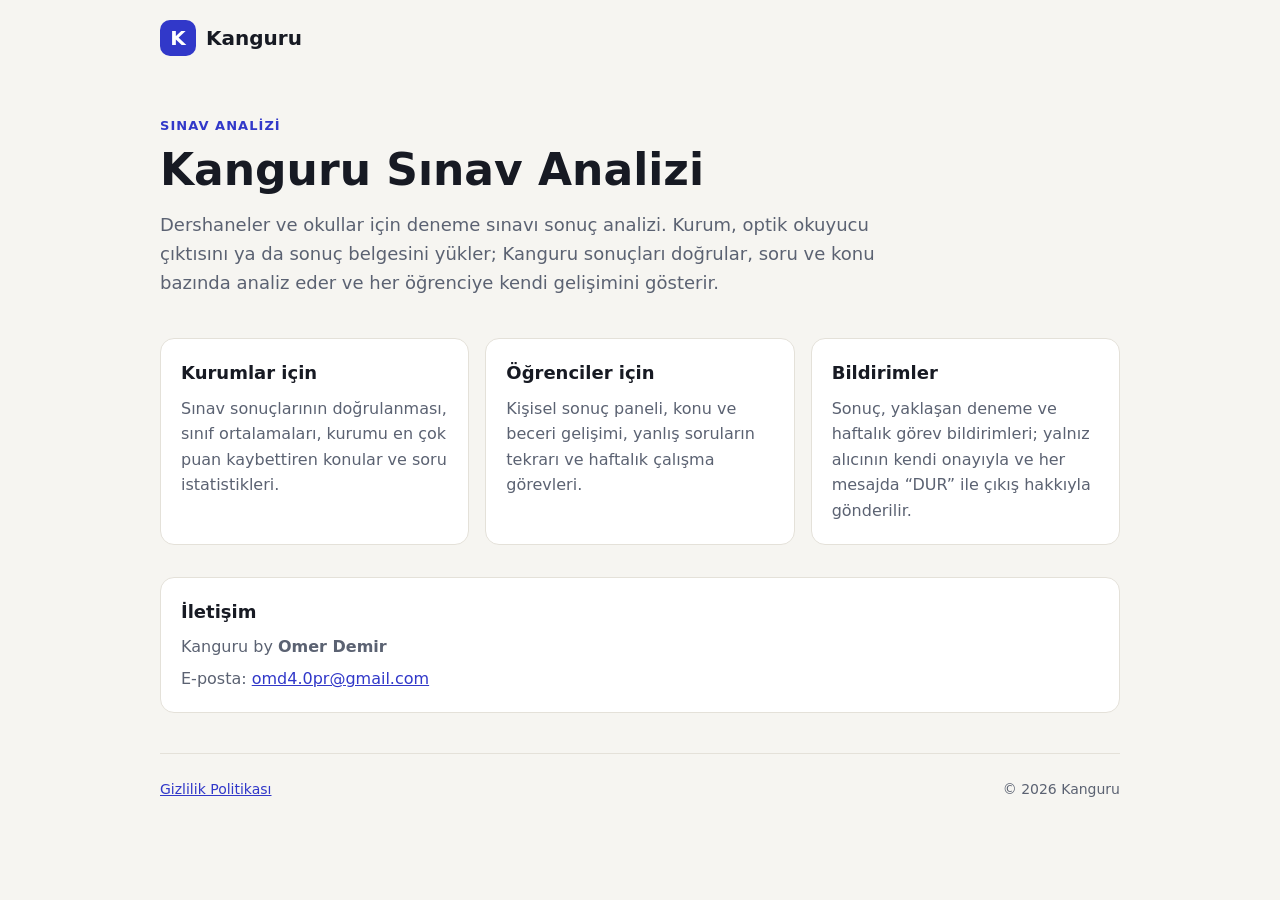
<file: index.html>
<!doctype html>
<html lang="tr">
<head>
  <meta charset="utf-8">
  <meta name="viewport" content="width=device-width, initial-scale=1">
  <title>Kanguru Sınav Analizi</title>
  <meta name="description" content="Kanguru Sınav Analizi: dershaneler ve okullar için TYT/AYT deneme sınavı sonuç analizi ve öğrenci gelişim takibi.">
  <link rel="stylesheet" href="style.css">
</head>
<body>
  <header class="top">
    <a class="brand" href="./"><span class="mark" aria-hidden="true">K</span> Kanguru</a>
  </header>
  <main>
    <section class="hero">
      <p class="eyebrow">SINAV ANALİZİ</p>
      <h1>Kanguru Sınav Analizi</h1>
      <p class="lead">
        Dershaneler ve okullar için deneme sınavı sonuç analizi. Kurum, optik okuyucu çıktısını ya da sonuç
        belgesini yükler; Kanguru sonuçları doğrular, soru ve konu bazında analiz eder ve her öğrenciye kendi
        gelişimini gösterir.
      </p>
    </section>
    <section class="grid" aria-label="Neler sunar">
      <article>
        <h2>Kurumlar için</h2>
        <p>Sınav sonuçlarının doğrulanması, sınıf ortalamaları, kurumu en çok puan kaybettiren konular ve soru
          istatistikleri.</p>
      </article>
      <article>
        <h2>Öğrenciler için</h2>
        <p>Kişisel sonuç paneli, konu ve beceri gelişimi, yanlış soruların tekrarı ve haftalık çalışma görevleri.</p>
      </article>
      <article>
        <h2>Bildirimler</h2>
        <p>Sonuç, yaklaşan deneme ve haftalık görev bildirimleri; yalnız alıcının kendi onayıyla ve her mesajda
          “DUR” ile çıkış hakkıyla gönderilir.</p>
      </article>
    </section>
    <section class="contact" aria-labelledby="contact-title">
      <h2 id="contact-title">İletişim</h2>
      <p>Kanguru by <strong>Omer Demir</strong> </p>
      <p>E-posta: <a href="mailto:[E-POSTA]">omd4.0pr@gmail.com</a></p>
    </section>
  </main>
  <footer class="foot">
    <a href="gizlilik.html">Gizlilik Politikası</a>
    <span>© 2026 Kanguru</span>
  </footer>
</body>
</html>
</file>
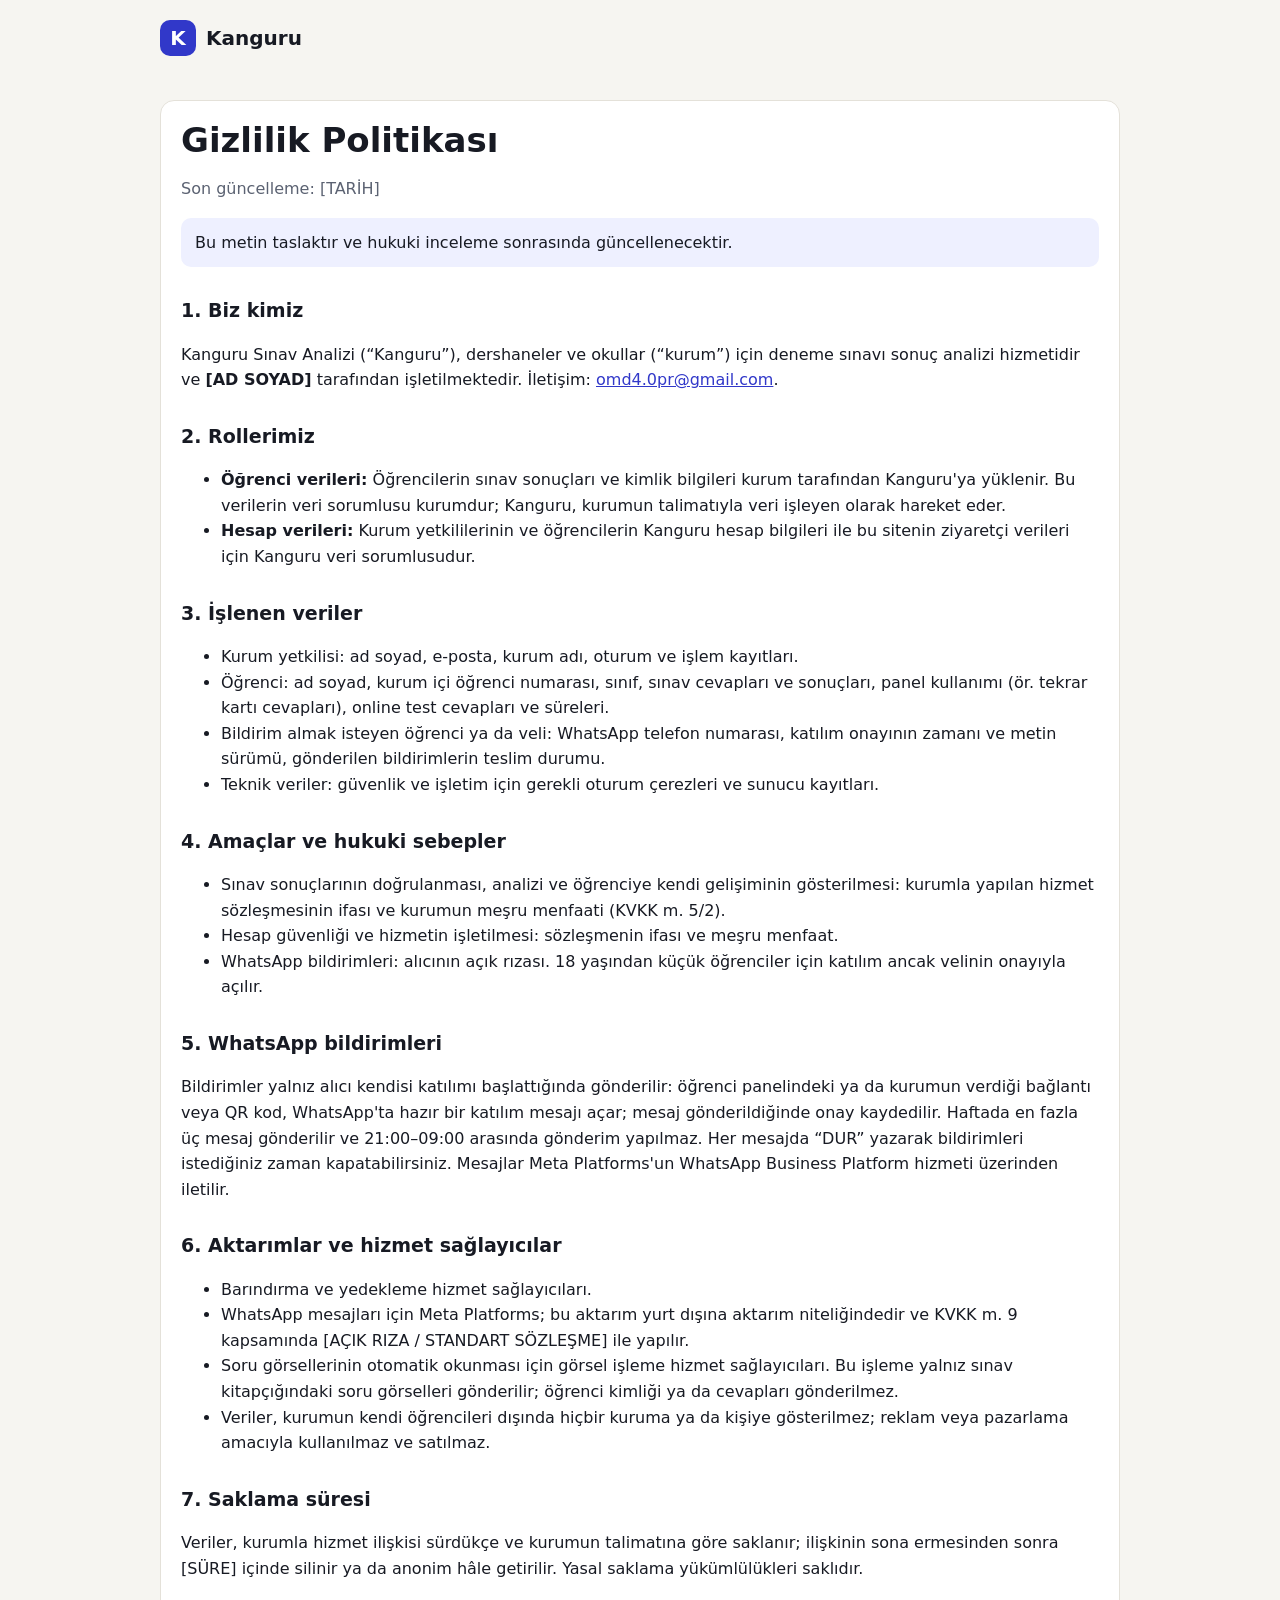
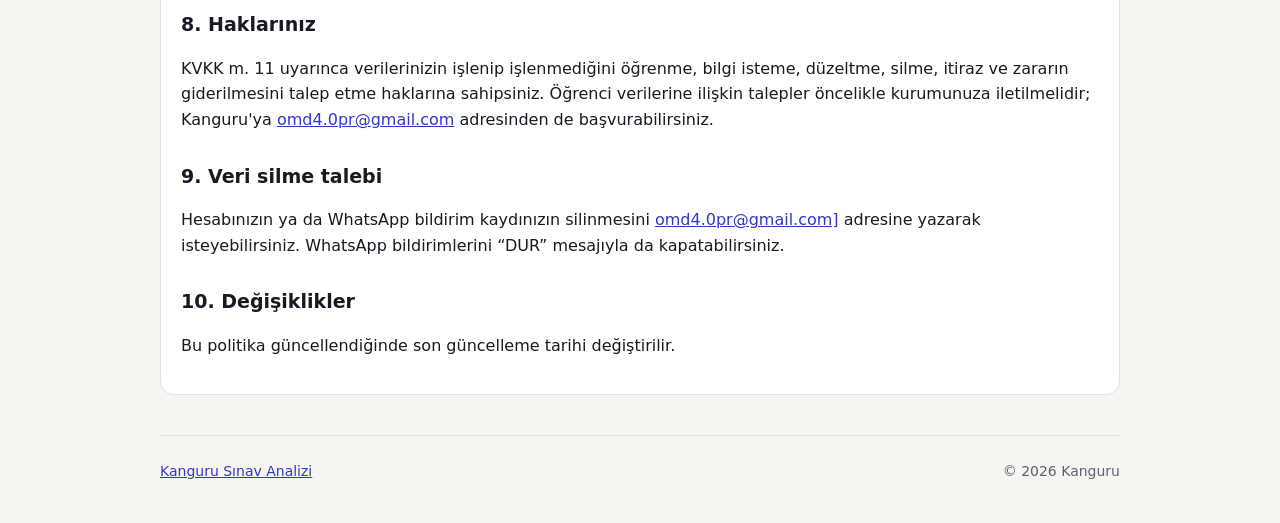
<file: gizlilik.html>
<!doctype html>
<html lang="tr">
<head>
  <meta charset="utf-8">
  <meta name="viewport" content="width=device-width, initial-scale=1">
  <title>Gizlilik Politikası · Kanguru</title>
  <meta name="description" content="Kanguru Sınav Analizi gizlilik politikası ve kişisel verilerin işlenmesine ilişkin aydınlatma.">
  <link rel="stylesheet" href="style.css">
</head>
<body>
  <header class="top">
    <a class="brand" href="./"><span class="mark" aria-hidden="true">K</span> Kanguru</a>
  </header>
  <main>
    <article class="policy">
      <h1>Gizlilik Politikası</h1>
      <p class="meta">Son güncelleme: [TARİH]</p>
      <!-- TASLAK: Yayından önce bir hukukçu tarafından KVKK açısından gözden geçirilmelidir. Bu not ve aşağıdaki kutu
           incelemeden sonra kaldırılır. -->
      <p class="draft">Bu metin taslaktır ve hukuki inceleme sonrasında güncellenecektir.</p>

      <h2>1. Biz kimiz</h2>
      <p>Kanguru Sınav Analizi (“Kanguru”), dershaneler ve okullar (“kurum”) için deneme sınavı sonuç analizi hizmetidir
        ve <strong>[AD SOYAD]</strong> tarafından işletilmektedir. İletişim: <a href="mailto:omd4.0pr@gmail.com">omd4.0pr@gmail.com</a>.</p>

      <h2>2. Rollerimiz</h2>
      <ul>
        <li><strong>Öğrenci verileri:</strong> Öğrencilerin sınav sonuçları ve kimlik bilgileri kurum tarafından
          Kanguru'ya yüklenir. Bu verilerin veri sorumlusu kurumdur; Kanguru, kurumun talimatıyla veri işleyen olarak
          hareket eder.</li>
        <li><strong>Hesap verileri:</strong> Kurum yetkililerinin ve öğrencilerin Kanguru hesap bilgileri ile bu sitenin
          ziyaretçi verileri için Kanguru veri sorumlusudur.</li>
      </ul>

      <h2>3. İşlenen veriler</h2>
      <ul>
        <li>Kurum yetkilisi: ad soyad, e-posta, kurum adı, oturum ve işlem kayıtları.</li>
        <li>Öğrenci: ad soyad, kurum içi öğrenci numarası, sınıf, sınav cevapları ve sonuçları, panel kullanımı
          (ör. tekrar kartı cevapları), online test cevapları ve süreleri.</li>
        <li>Bildirim almak isteyen öğrenci ya da veli: WhatsApp telefon numarası, katılım onayının zamanı ve metin
          sürümü, gönderilen bildirimlerin teslim durumu.</li>
        <li>Teknik veriler: güvenlik ve işletim için gerekli oturum çerezleri ve sunucu kayıtları.</li>
      </ul>

      <h2>4. Amaçlar ve hukuki sebepler</h2>
      <ul>
        <li>Sınav sonuçlarının doğrulanması, analizi ve öğrenciye kendi gelişiminin gösterilmesi: kurumla yapılan
          hizmet sözleşmesinin ifası ve kurumun meşru menfaati (KVKK m. 5/2).</li>
        <li>Hesap güvenliği ve hizmetin işletilmesi: sözleşmenin ifası ve meşru menfaat.</li>
        <li>WhatsApp bildirimleri: alıcının açık rızası. 18 yaşından küçük öğrenciler için katılım ancak velinin onayıyla
          açılır.</li>
      </ul>

      <h2>5. WhatsApp bildirimleri</h2>
      <p>Bildirimler yalnız alıcı kendisi katılımı başlattığında gönderilir: öğrenci panelindeki ya da kurumun verdiği
        bağlantı veya QR kod, WhatsApp'ta hazır bir katılım mesajı açar; mesaj gönderildiğinde onay kaydedilir. Haftada
        en fazla üç mesaj gönderilir ve 21:00–09:00 arasında gönderim yapılmaz. Her mesajda “DUR” yazarak bildirimleri
        istediğiniz zaman kapatabilirsiniz. Mesajlar Meta Platforms'un WhatsApp Business Platform hizmeti üzerinden
        iletilir.</p>

      <h2>6. Aktarımlar ve hizmet sağlayıcılar</h2>
      <ul>
        <li>Barındırma ve yedekleme hizmet sağlayıcıları.</li>
        <li>WhatsApp mesajları için Meta Platforms; bu aktarım yurt dışına aktarım niteliğindedir ve KVKK m. 9
          kapsamında [AÇIK RIZA / STANDART SÖZLEŞME] ile yapılır.</li>
        <li>Soru görsellerinin otomatik okunması için görsel işleme hizmet sağlayıcıları. Bu işleme yalnız sınav
          kitapçığındaki soru görselleri gönderilir; öğrenci kimliği ya da cevapları gönderilmez.</li>
        <li>Veriler, kurumun kendi öğrencileri dışında hiçbir kuruma ya da kişiye gösterilmez; reklam veya pazarlama
          amacıyla kullanılmaz ve satılmaz.</li>
      </ul>

      <h2>7. Saklama süresi</h2>
      <p>Veriler, kurumla hizmet ilişkisi sürdükçe ve kurumun talimatına göre saklanır; ilişkinin sona ermesinden sonra
        [SÜRE] içinde silinir ya da anonim hâle getirilir. Yasal saklama yükümlülükleri saklıdır.</p>

      <h2>8. Haklarınız</h2>
      <p>KVKK m. 11 uyarınca verilerinizin işlenip işlenmediğini öğrenme, bilgi isteme, düzeltme, silme, itiraz ve zararın
        giderilmesini talep etme haklarına sahipsiniz. Öğrenci verilerine ilişkin talepler öncelikle kurumunuza
        iletilmelidir; Kanguru'ya <a href="mailto:omd4.0pr@gmail.com">omd4.0pr@gmail.com</a> adresinden de başvurabilirsiniz.</p>

      <h2>9. Veri silme talebi</h2>
      <p>Hesabınızın ya da WhatsApp bildirim kaydınızın silinmesini <a href="mailto:omd4.0pr@gmail.com">omd4.0pr@gmail.com]</a> adresine
        yazarak isteyebilirsiniz. WhatsApp bildirimlerini “DUR” mesajıyla da kapatabilirsiniz.</p>

      <h2>10. Değişiklikler</h2>
      <p>Bu politika güncellendiğinde son güncelleme tarihi değiştirilir.</p>
    </article>
  </main>
  <footer class="foot">
    <a href="./">Kanguru Sınav Analizi</a>
    <span>© 2026 Kanguru</span>
  </footer>
</body>
</html>
</file>
<file: style.css>
/* Kanguru tanıtım sayfası: ürünle aynı renk değerleri (frontend/src/app/kanguru.css). */
:root {
  --ink: #171a23;
  --muted: #5b6272;
  --line: #e4e1d9;
  --paper: #f6f5f1;
  --surface: #ffffff;
  --accent: #3138c9;
  --accent-strong: #232aa3;
  --accent-soft: #eef0ff;
}
@media (prefers-color-scheme: dark) {
  :root {
    --ink: #e8e9ee;
    --muted: #a9afbd;
    --line: #2c3140;
    --paper: #12141b;
    --surface: #1a1d27;
    --accent: #8f95ff;
    --accent-strong: #b3b7ff;
    --accent-soft: #23264a;
  }
}
* {
  box-sizing: border-box;
}
body {
  margin: 0;
  background: var(--paper);
  color: var(--ink);
  font-family: system-ui, -apple-system, "Segoe UI", Roboto, sans-serif;
  line-height: 1.6;
}
.top,
main,
.foot {
  width: min(960px, 100% - 32px);
  margin: 0 auto;
}
.top {
  padding: 20px 0;
}
.brand {
  display: inline-flex;
  align-items: center;
  gap: 10px;
  color: var(--ink);
  font-size: 20px;
  font-weight: 700;
  text-decoration: none;
}
.mark {
  display: inline-grid;
  place-items: center;
  width: 36px;
  height: 36px;
  border-radius: 10px;
  background: #3138c9; /* koyu temada da beyaz harfle yeterli kontrast */
  color: #fff;
}
.hero {
  padding: 40px 0 24px;
}
.eyebrow {
  margin: 0 0 8px;
  color: var(--accent);
  font-size: 13px;
  font-weight: 700;
  letter-spacing: 0.08em;
}
h1 {
  margin: 0 0 16px;
  font-size: clamp(30px, 6vw, 44px);
  line-height: 1.15;
}
.lead {
  max-width: 68ch;
  margin: 0;
  color: var(--muted);
  font-size: 18px;
}
.grid {
  display: grid;
  grid-template-columns: repeat(auto-fit, minmax(240px, 1fr));
  gap: 16px;
  padding: 16px 0;
}
.grid article,
.contact,
.policy {
  padding: 20px;
  border: 1px solid var(--line);
  border-radius: 14px;
  background: var(--surface);
}
.grid h2,
.contact h2 {
  margin: 0 0 8px;
  font-size: 18px;
}
.grid p,
.contact p {
  margin: 0;
  color: var(--muted);
}
.contact {
  margin: 16px 0 40px;
}
.contact p + p {
  margin-top: 6px;
}
a {
  color: var(--accent);
}
a:hover {
  color: var(--accent-strong);
}
a:focus-visible {
  outline: 2px solid var(--accent);
  outline-offset: 2px;
  border-radius: 4px;
}
.policy {
  margin: 24px 0 40px;
}
.policy h1 {
  font-size: clamp(26px, 5vw, 34px);
}
.policy h2 {
  margin: 28px 0 8px;
  font-size: 19px;
}
.policy p,
.policy li {
  color: var(--ink);
}
.policy .meta {
  color: var(--muted);
}
.draft {
  padding: 12px 14px;
  border-radius: 10px;
  background: var(--accent-soft);
  color: var(--ink);
}
.foot {
  display: flex;
  flex-wrap: wrap;
  justify-content: space-between;
  gap: 12px;
  padding: 24px 0 40px;
  border-top: 1px solid var(--line);
  color: var(--muted);
  font-size: 14px;
}
</file>
